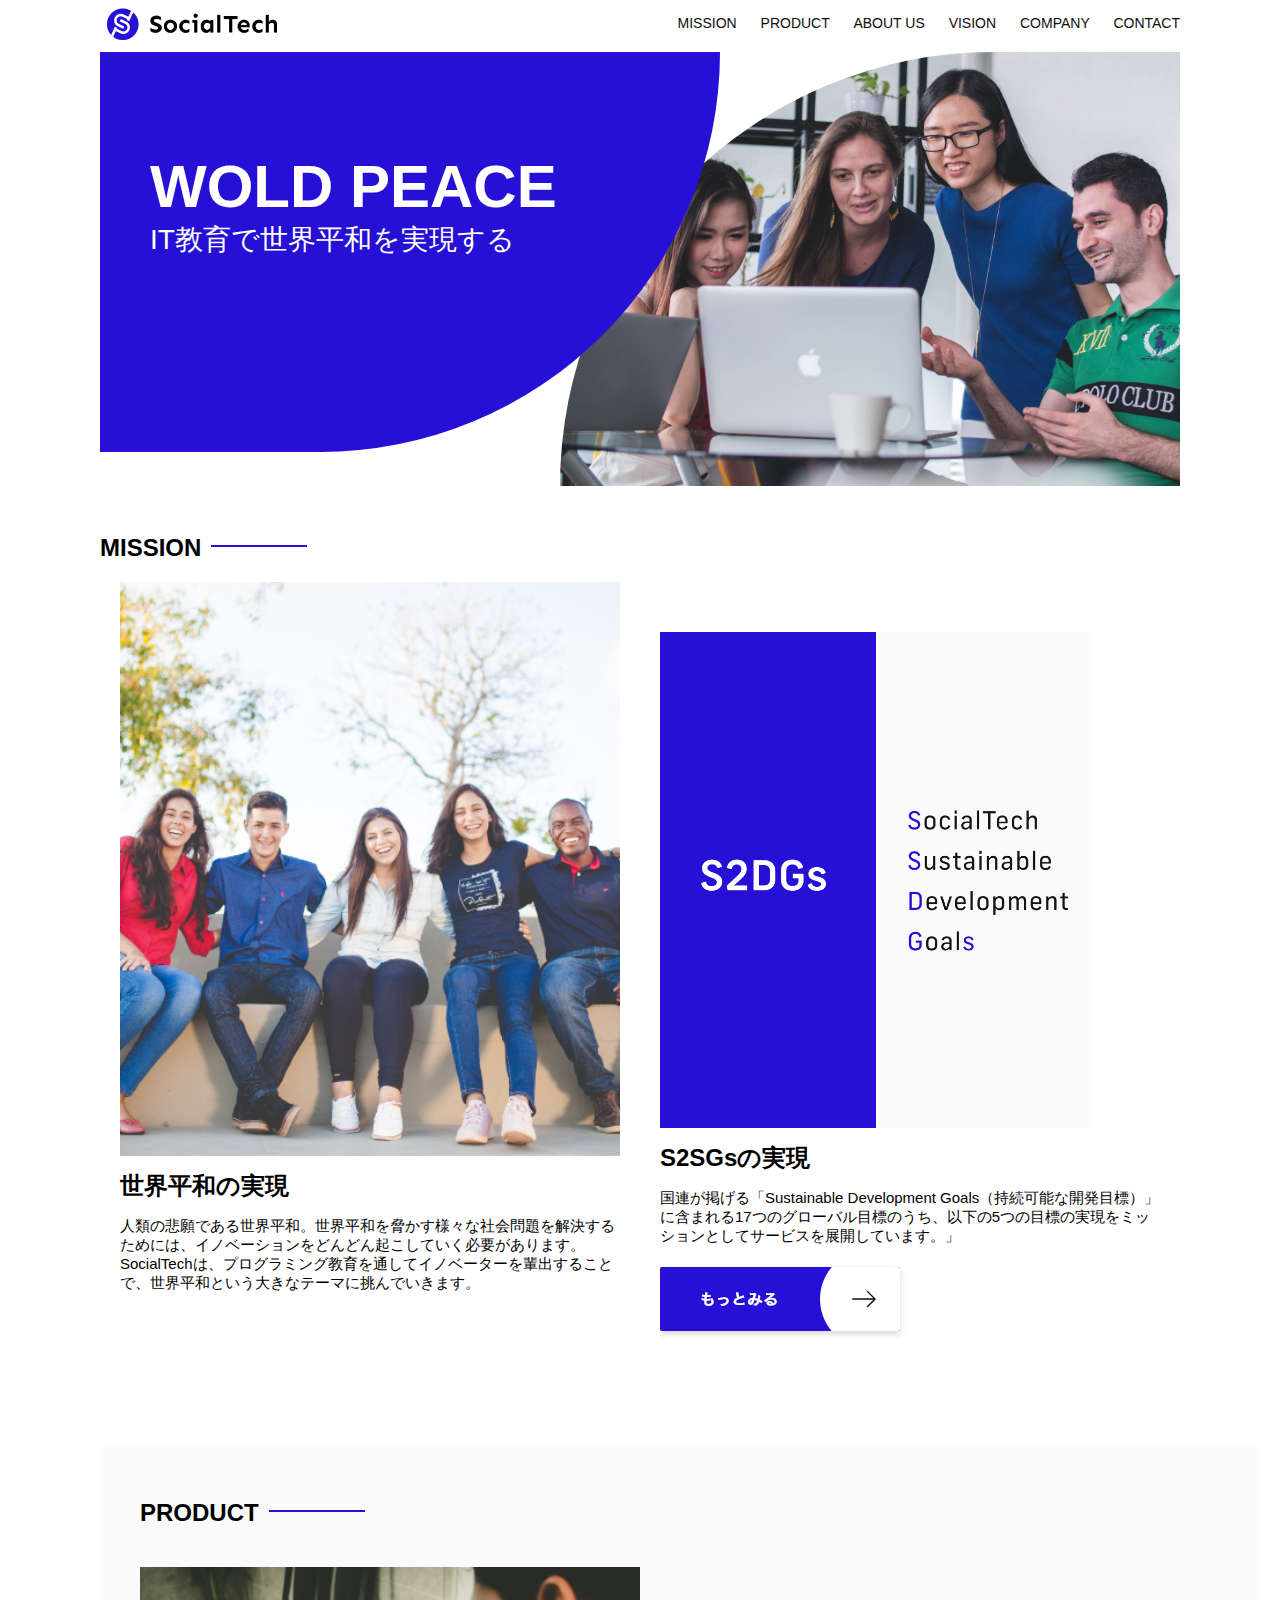
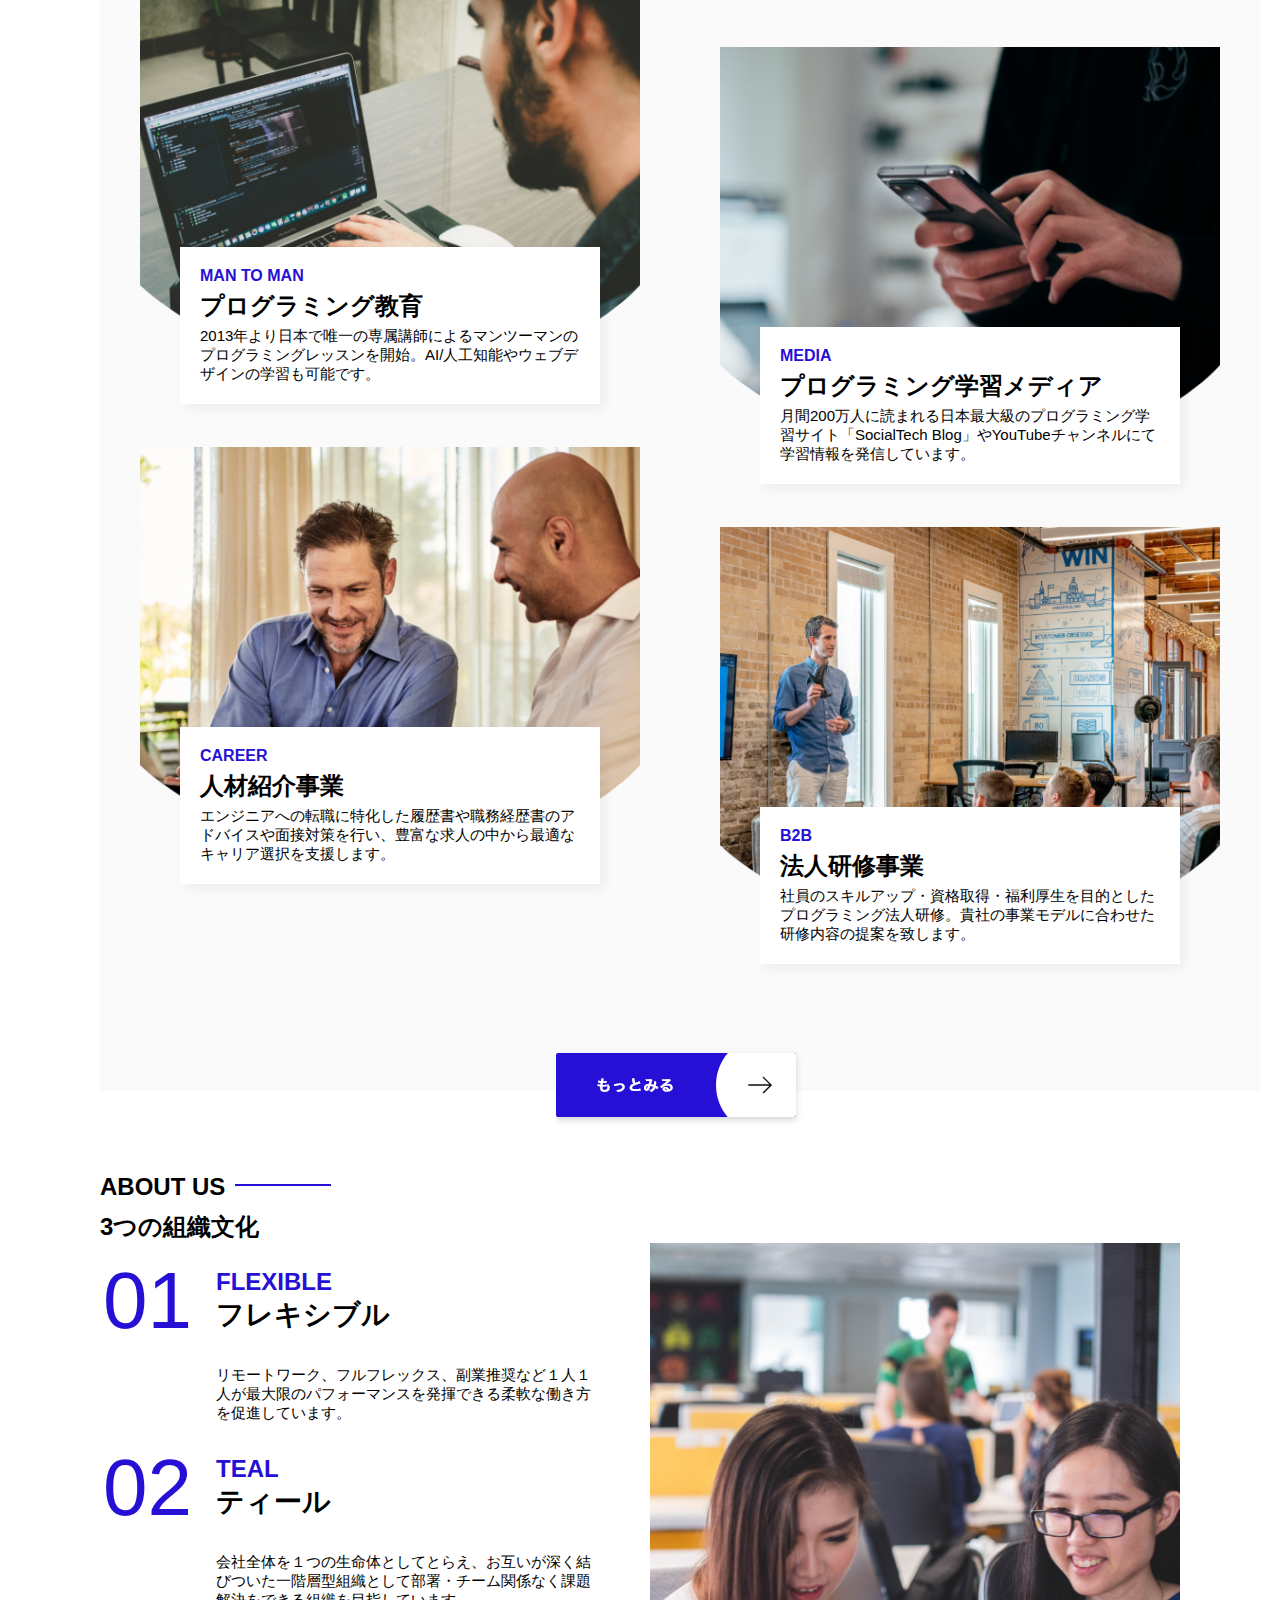
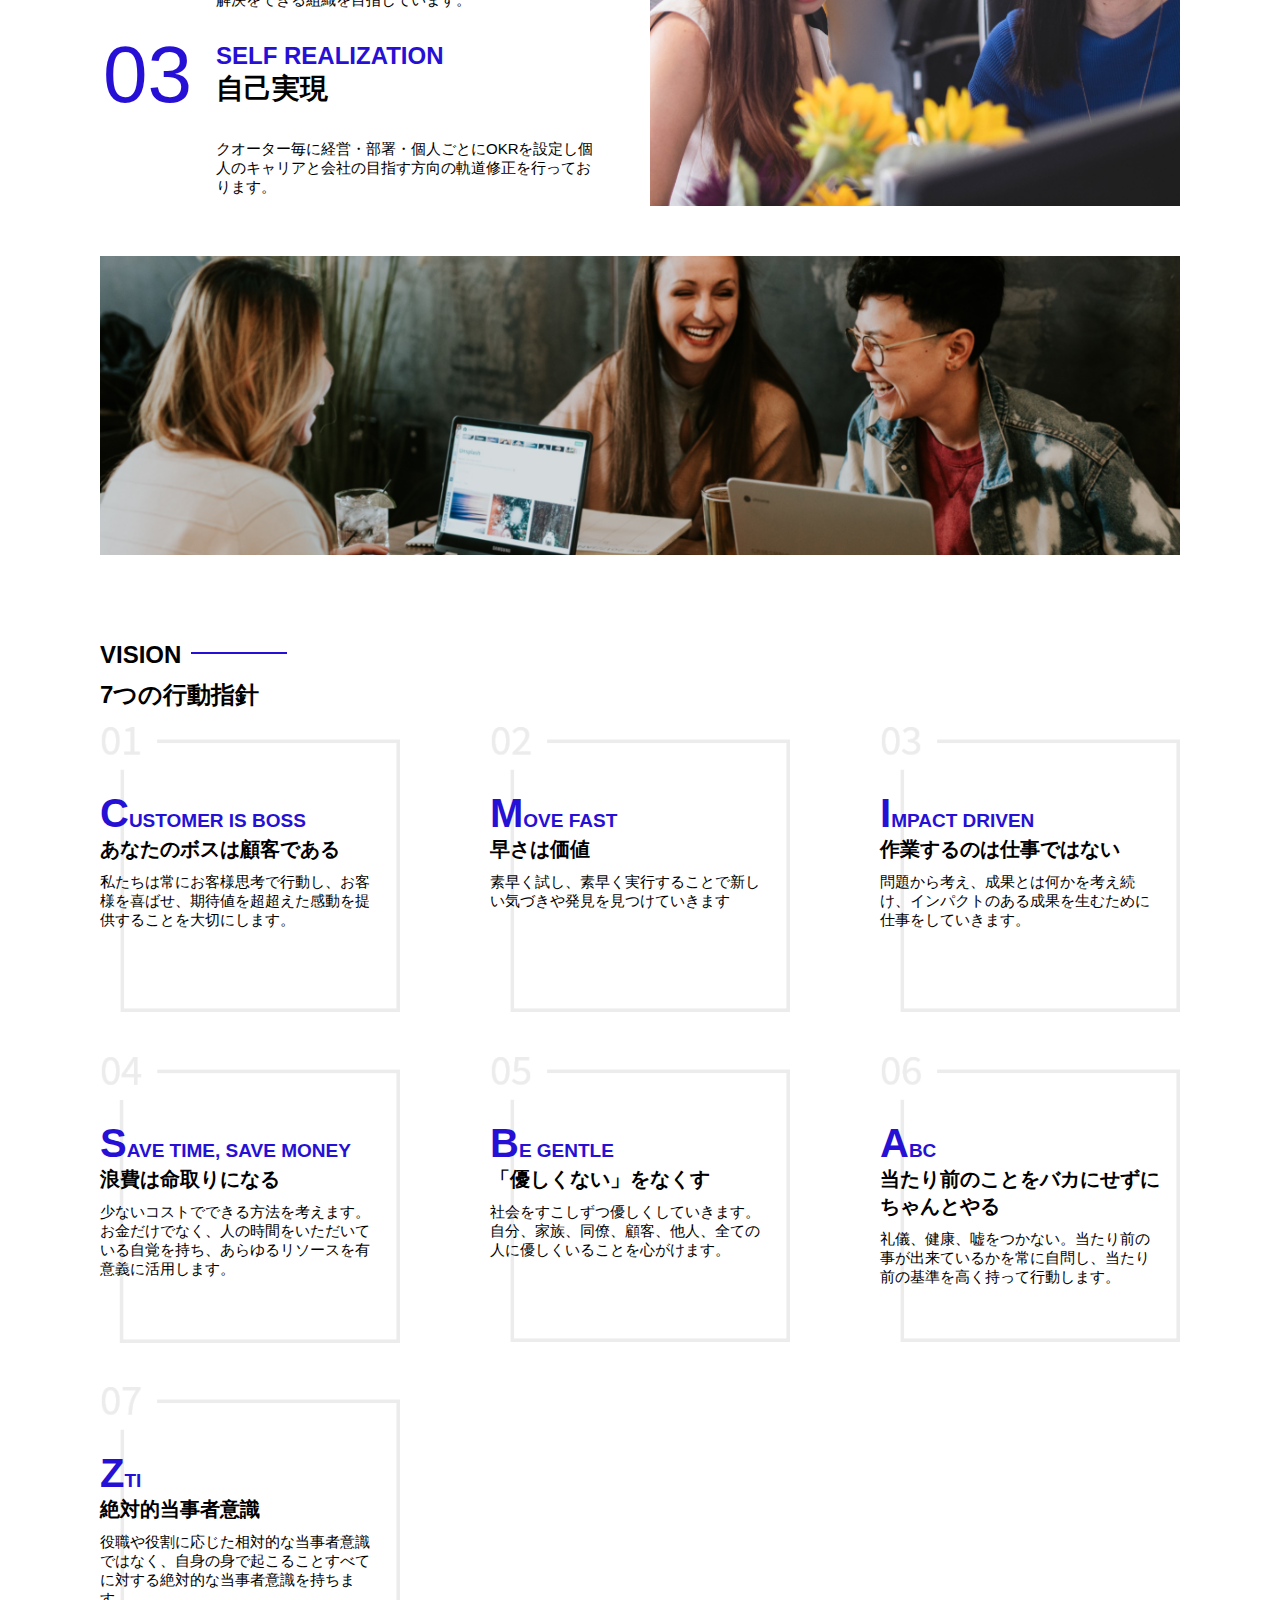
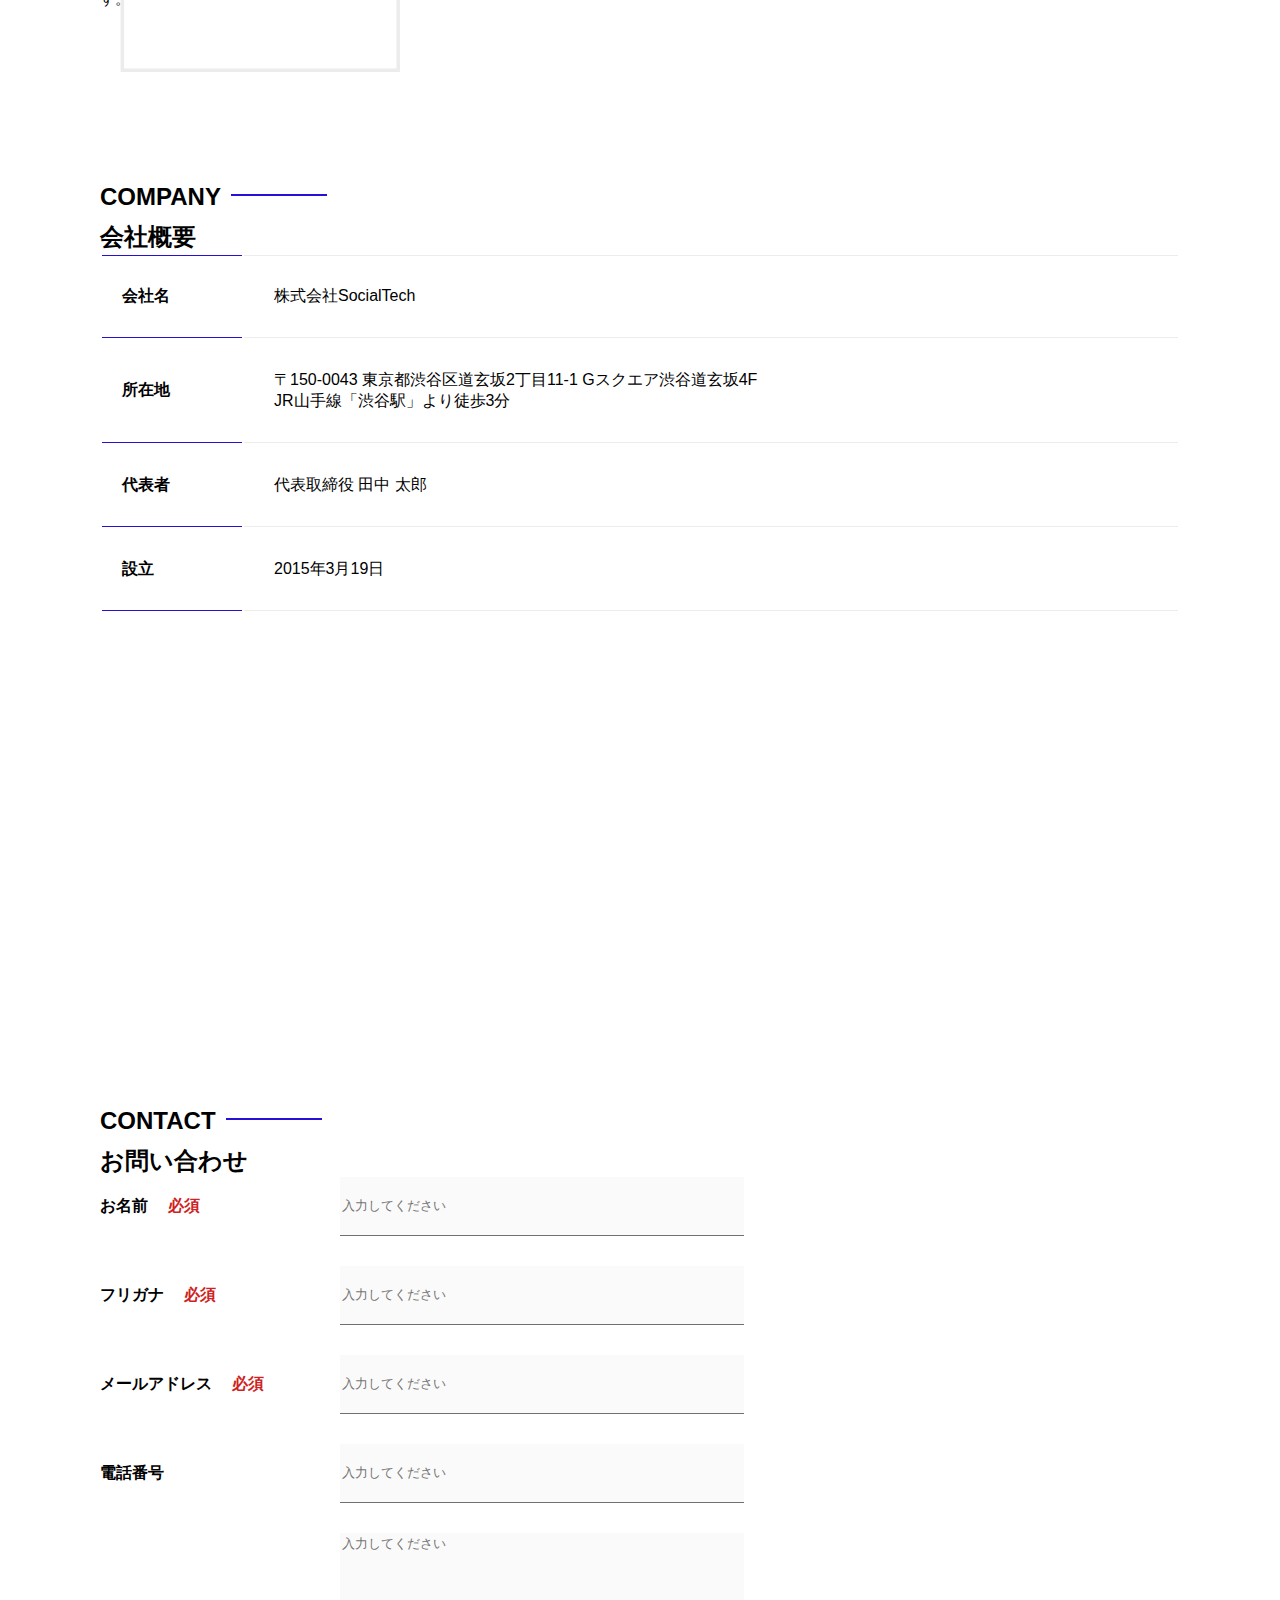
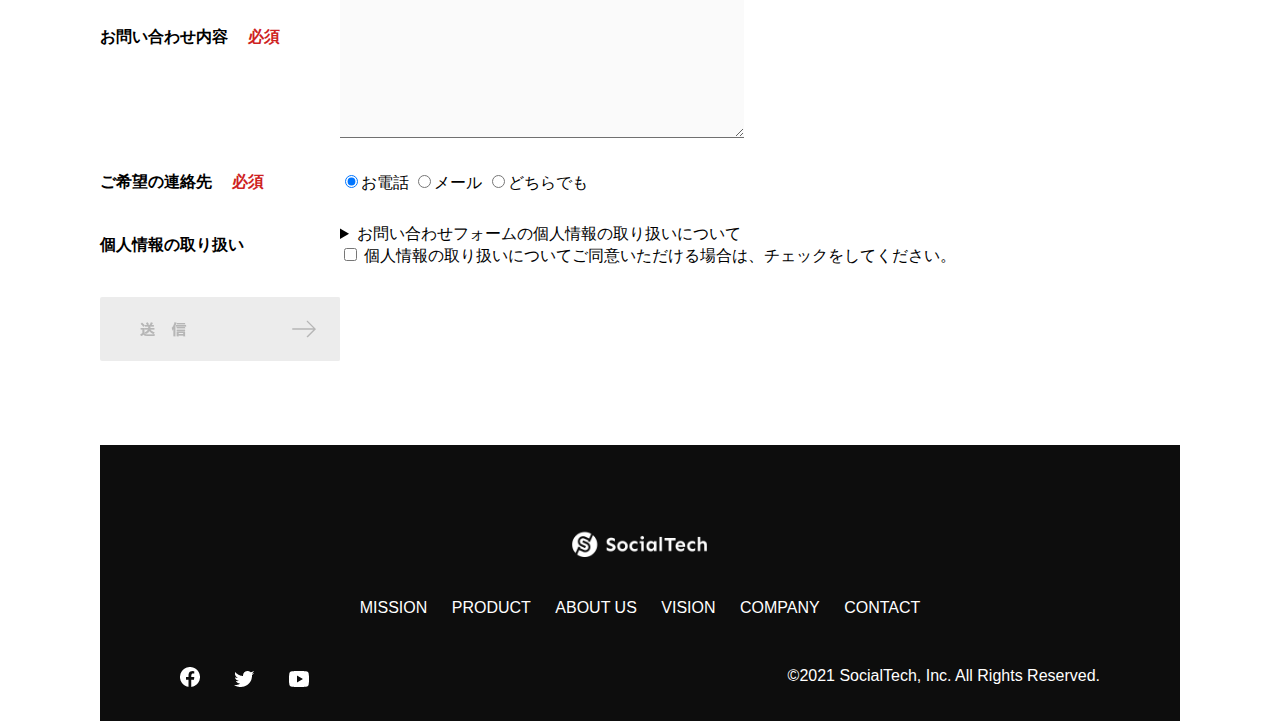
<file: index.html>
<!DOCTYPE html>
<html>
<head>
  <title>SocialTech</title>
  <meta charset="utf-8">
  <meta name="description" content="SocialTechはEdTech業界のリーディングカンパニーを目指します。">
  <meta name="viewport" content="width=device-width, initial-scale=1.0">
  <link rel="stylesheet" href="style.css">
  
</head>

<body>
  <!-- ヘッダー -->
  <header>
   <!-- ロゴ -->
   <a href="index.html" id="logo"><img src="images/logo.png" alt="トップページに戻る"></a>
      <!-- PC用ナビゲーション -->
      <nav id="nav-pc">
        <a href="mission.html">MISSION</a>
        <a href="product.html">PRODUCT</a>
        <a href="index.html#aboutus">ABOUT US</a>
        <a href="index.html#vision">VISION</a>
        <a href="index.html#company">COMPANY</a>
        <a href="index.html#contact">CONTACT</a>

      </nav>
      <!-- スマホ用メニューボタン -->
      <img id="menu-sp" src="images/button-menu.png" alt="ナビゲーションを開く" onclick="document.getElementById('nav-sp').style.display = 'block'">

        <!-- スマホ用ナビゲーション -->
        <nav id="nav-sp">
          <img id="close" src="images/button-close.png" alt="ナビゲーションを閉じる" onclick="document.getElementById('nav-sp').style.display = 'none'">
          <a id="logo-sp" href="index.html" onclick="document.getElementById('nav-sp').style.display = 'none'"><img
              src="images/logo-sp.png" alt="トップページに戻る"></a>
          <a class="menu" href="mission.html" onclick="document.getElementById('nav-sp').style.display = 'none'">MISSION</a>
          <a class="menu" href="product.html" onclick="document.getElementById('nav-sp').style.display = 'none'">PRODUCT</a>
          <a class="menu" href="index.html#aboutus" onclick="document.getElementById('nav-sp').style.display = 'none'">ABOUT
            US</a>
          <a class="menu" href="index.html#vision"
            onclick="document.getElementById('nav-sp').style.display = 'none'">VISION</a>
          <a class="menu" href="index.html#company"
            onclick="document.getElementById('nav-sp').style.display = 'none'">COMPANY</a>
          <a class="menu" href="index.html#contact"
            onclick="document.getElementById('nav-sp').style.display = 'none'">CONTACT</a>
          <div id="sns">
            <a href="https://www.facebook.com/sejuku2013"><img src="images/button-facebook.png" alt="Facebookのリンク"></a>
            <a href="https://twitter.com/samuraijuku"><img src="images/button-twitter.png" alt="Twitterのリンク"></a>
            <a href="https://www.youtube.com/channel/UCCFOQO5aDK0xXam4cUQXT8g"><img src="images/button-youtube.png" alt="YouTubeのリンク"></a>
          </div>
        </nav>
  </header>

    <main>
      <article>
        <!-- メインビジュアル -->
        <section id="main-visual">
          <div id="main-message">
            <h1>WOLD PEACE</h1>
            <p>IT教育で世界平和を実現する</p>
          </div>
          <img src="images/index/index-main.png" alt="PCの周りに集まる多国籍の仲間たち">

        </section>
          <!-- ミッション -->
          <section id="mission">
            <h2 class="index-h2">MISSION</h2>
            <div id="mission-flex">
                <div>
                  <img id="mission-photo" src="images/index/index-mission.png" alt="屋外のベンチで写真を撮影する多国籍の仲間たち">
                  <h3>世界平和の実現</h3>
                  <p>
                    人類の悲願である世界平和。世界平和を脅かす様々な社会問題を解決するためには、イノベーションをどんどん起こしていく必要があります。SocialTechは、プログラミング教育を通してイノベーターを輩出することで、世界平和という大きなテーマに挑んでいきます。
                  </p>
                </div>
                <div>
                  <img id="s2dgs" src="images/index/s2dgs.png" alt="S2DGs">
                  <h3>S2SGsの実現</h3>
                  <p>国連が掲げる「Sustainable Development Goals（持続可能な開発目標）」に含まれる17つのグローバル目標のうち、以下の5つの目標の実現をミッションとしてサービスを展開しています。」</p>
                  <a href="mission.html">
                    <img src="images/button-more.png" alt="もっとみる">
                  </a>
                </div>
            </div>
          </section>


          <!-- プロダクト -->
      <section id="product">
        <h2 class="index-h2">PRODUCT</h2>
        <div>
          <div id="product-left">
            <div>
              <img class="product-photo" src="images/index/index-mantoman.png" alt="PCでコードを書く男性">
              <div class="product-explain">
                <span>MAN TO MAN</span>
                <h3>プログラミング教育</h3>
                <p>2013年より日本で唯一の専属講師によるマンツーマンのプログラミングレッスンを開始。AI/人工知能やウェブデザインの学習も可能です。</p>
              </div>
            </div>
            <div>
              <img class="product-photo" src="images/index/index-career.png" alt="笑顔で話し合う2人の男性">
              <div class="product-explain">
                <span>CAREER</span>
                <h3>人材紹介事業</h3>
                <p>エンジニアへの転職に特化した履歴書や職務経歴書のアドバイスや面接対策を行い、豊富な求人の中から最適なキャリア選択を支援します。</p>
              </div>
            </div>
          </div>
          <div id="product-right">
             <div>
               <img class="product-photo" src="images/index/index-media.png" alt="スマートフォンを操作する人">
               <div class="product-explain">
                 <span>MEDIA</span>
                 <h3>プログラミング学習メディア</h3>
                 <p>月間200万人に読まれる日本最大級のプログラミング学習サイト「SocialTech Blog」やYouTubeチャンネルにて学習情報を発信しています。</p>
               </div>
             </div>
             <div>
               <img class="product-photo" src="images/index/index-b2b.png" alt="講演中の男性とそれを聴く人々">
               <div class="product-explain">
                 <span>B2B</span>
                 <h3>法人研修事業</h3>
                 <p>社員のスキルアップ・資格取得・福利厚生を目的としたプログラミング法人研修。貴社の事業モデルに合わせた研修内容の提案を致します。</p>
               </div>
             </div>
           </div>
         </div>
         <div>
           <a id="product-more" href="product.html">
             <img src="images/button-more.png" alt="もっとみる">
           </a>
         </div>
          </section>

          </section>

          <!-- ABOUT US -->
          <section id="aboutus">
            <h2 class="index-h2">ABOUT US</h2>
            <h3>3つの組織文化</h3>
            <div>
              <table class="culture-table">
                <tr>
                  <td>
                    <span class="culture-num">01</span>
                  </td>
                  <td>
                    <span class="culture-en">FLEXIBLE</span>
                    <span class="culture-jp">フレキシブル</span>
                  </td>
                </tr>
                <tr>
                  <td>
                    <!-- 空のセル -->
                  </td>
                  <td>
                    <p class="culture-description">
                      リモートワーク、フルフレックス、副業推奨など１人１人が最大限のパフォーマンスを発揮できる柔軟な働き方を促進しています。
                    </p>
                  </td>
                </tr>
                <tr>
                  <td>
                    <span class="culture-num">02</span>
                  </td>
                  <td>
                    <span class="culture-en">TEAL</span>
                    <span class="culture-jp">ティール</span>
                  </td>
                </tr>
                <tr>
                  <td>
                    <!-- 空のセル -->
                  </td>
                  <td>
                    <p class="culture-description">
                      会社全体を１つの生命体としてとらえ、お互いが深く結びついた一階層型組織として部署・チーム関係なく課題解決をできる組織を目指しています。
                    </p>
                  </td>
                </tr>
                <tr>
                  <td>
                    <span class="culture-num">03</span>
                  </td>
                  <td>
                    <span class="culture-en">SELF REALIZATION</span>
                    <span class="culture-jp">自己実現</span>
                  </td>
                </tr>
                <tr>
                  <td>
                    <!-- 空のセル -->
                  </td>
                  <td>
                    <p class="culture-description">
                      クオーター毎に経営・部署・個人ごとにOKRを設定し個人のキャリアと会社の目指す方向の軌道修正を行っております。
                    </p>
                  </td>
                </tr>
              </table>
                <img class="culture-img" src="images/index/index-aboutus1.png" alt="笑顔で話し合う2人の女性">

            </div>
              <img class="culture-img2" src="images/index/index-aboutus2.png" alt="笑顔で話し合う3人の男女">
          </section>
          <!-- VISION -->
          <section id="vision">
            <h2 class="index-2">VISION</h2>
            <h3>7つの行動指針</h3>
            <div>
              <div class="vision-box">
                <img src="images/index/vision-01.png" alt="01">
                <span>
                  <h4>CUSTOMER IS BOSS</h4>
                  <h5>あなたのボスは顧客である</h5>
                  <p>私たちは常にお客様思考で行動し、お客様を喜ばせ、期待値を超超えた感動を提供することを大切にします。</p>
                </span>
              </div>
              <div class="vision-box">
                <img src="images/index/vision-02.png" alt="02">
                <span>
                  <h4>MOVE FAST</h4>
                  <h5>早さは価値</h5>
                  <p>素早く試し、素早く実行することで新しい気づきや発見を見つけていきます</p>
                </span>
              </div>
              <div class="vision-box">
                <img src="images/index/vision-03.png" alt="03">
                <span>
                  <h4>IMPACT DRIVEN</h4>
                  <h5>作業するのは仕事ではない</h5>
                  <p>問題から考え、成果とは何かを考え続け、インパクトのある成果を生むために仕事をしていきます。</p>
                </span>
              </div>
              <div class="vision-box">
                <img src="images/index/vision-04.png" alt="04">
                <span>
                  <h4>SAVE TIME, SAVE MONEY</h4>
                  <h5>浪費は命取りになる</h5>
                  <p>少ないコストでできる方法を考えます。お金だけでなく、人の時間をいただいている自覚を持ち、あらゆるリソースを有意義に活用します。</p>
                </span>
              </div>
              <div class="vision-box">
                <img src="images/index/vision-05.png" alt="05">
                <span>
                  <h4>BE GENTLE</h4>
                  <h5>「優しくない」をなくす</h5>
                  <p>社会をすこしずつ優しくしていきます。自分、家族、同僚、顧客、他人、全ての人に優しくいることを心がけます。</p>
                </span>
              </div>
              <div class="vision-box">
                <img src="images/index/vision-06.png" alt="06">
                <span>
                  <h4>ABC</h4>
                  <h5>当たり前のことをバカにせずにちゃんとやる</h5>
                  <p>礼儀、健康、嘘をつかない。当たり前の事が出来ているかを常に自問し、当たり前の基準を高く持って行動します。</p>
                </span>
              </div>
              <div class="vision-box">
                <img src="images/index/vision-07.png" alt="07">
                <span>
                  <h4>ZTI</h4>
                  <h5>絶対的当事者意識</h5>
                  <p>役職や役割に応じた相対的な当事者意識ではなく、自身の身で起こることすべてに対する絶対的な当事者意識を持ちます。</p>
                </span>
              </div>
            </div>
          </section>
          <!-- COMPANY -->
          <section id="company">
            <h2 class="index-h2">COMPANY</h2>
            <h3>会社概要</h3>
              <table id="company-table">
                <tr>
                  <th class="tableheader-first">会社名</th>
                  <td class="cell-first">株式会社SocialTech</td>
                </tr>
                <tr>
                  <th class="tableheader">所在地</th>
                  <td class="cell">〒150-0043 東京都渋谷区道玄坂2丁目11-1 Gスクエア渋谷道玄坂4F<br>JR山手線「渋谷駅」より徒歩3分</td>
                </tr>
                <tr>
                  <th class="tableheader">代表者</th>
                  <td class="cell">代表取締役 田中 太郎</td>
                </tr>
                <tr>
                  <th class="tableheader">設立</th>
                  <td class="cell">2015年3月19日</td>
                </tr>

              </table>
              <iframe src="https://www.google.com/maps/embed?pb=!1m18!1m12!1m3!1d3241.775954485325!2d139.6940020159539!3d35.657891238857616!2m3!1f0!2f0!3f0!3m2!1i1024!2i768!4f13.1!3m3!1m2!1s0x60188b55ffeee63f%3A0x73330361de4fb84f!2z44CSMTUwLTAwNDMg5p2x5Lqs6YO95riL6LC35Yy66YGT546E5Z2C77yS5LiB55uu77yR77yR4oiSMSBHIDRm!5e0!3m2!1sja!2sjp!4v1663494899909!5m2!1sja!2sjp" width="600" height="450" style="border:0;" allowfullscreen="" loading="lazy" referrerpolicy="no-referrer-when-downgrade"></iframe>
          </section>
            <!-- お問い合わせフォーム -->
      <section id="contact">
        <h2 class="index-h2">CONTACT</h2>
        <h3>お問い合わせ</h3>
        <form action="https://api.staticforms.xyz/submit" method="post">
          
          
          <input type="text" name="honeypot" style="display:none">
          <input type="hidden" name="accessKey" value="42a2827c-4fe9-4d94-808e-ed746fb10fdc">
          <input type="hidden" name="subject" value="Contact us from - example.com" />
          <input type="hidden" name="replyTo" value="beezuu915@gmail.com">
          <input type="hidden" name="redirectTo" value="https://example.com/contact/success">
          
          <div>
            <div class="contact-heading">
              <label class="contact-label">お名前<span class="contact-span">必須</span></label>
            </div>
            <div class="contact-form">
              <input type="text" name="name" placeholder="入力してください" class="contact-textbox">
            </div>
          </div>
          <div>
            <div class="contact-heading">
              <label class="contact-label">フリガナ<span class="contact-span">必須</span></label>
            </div>
            <div>
              <input type="text" name="hurigana" placeholder="入力してください" class="contact-textbox">
            </div>
          </div>
          <div>
            <div class="contact-heading">
              <label class="contact-label">メールアドレス<span class="contact-span">必須</span></label>
            </div>
            <div>
              <input type="text" name="email" placeholder="入力してください" class="contact-textbox">
            </div>
          </div>
          <div>
            <div class="contact-heading">
              <label class="contact-label">電話番号</label>
            </div>
            <div>
              <input type="text" name="tel" placeholder="入力してください" class="contact-textbox">
            </div>
          </div>
          <div>
            <div class="contact-heading">
              <label class="contact-label">お問い合わせ内容<span class="contact-span">必須</span></label>
            </div>
            <div>
              <textarea class="contact-textarea " placeholder="入力してください" name="message"></textarea>
            </div>
          </div>
          <div>
            <div class="contact-heading">
              <label class="contact-label">ご希望の連絡先<span class="contact-span">必須</span></label>
            </div>
            <div>
              <input class="radiobutton" type="radio" value="tel" name="contact" checked><label>お電話</label>
              <input class="radiobutton" type="radio" value="mail" name="contact"><label>メール</label>
              <input class="radiobutton" type="radio" value="both" name="contact"><label>どちらでも</label>
            </div>
          </div>
          <div>
            <div class="contact-heading">
              <label class="contact-label">個人情報の取り扱い</label>
            </div>
            <div>
              <details>
                <summary>お問い合わせフォームの個人情報の取り扱いについて</summary>
                <div>
                  <span>１．組織の名称又は氏名</span><br>
                  株式会社SocialTech<br><br>
                  <span>２．個人情報保護管理者（若しくはその代理人）の氏名又は職名、所属及び連絡先
                    鈴木 一郎 コーポレート部</span><br>
                  メールアドレス：support@socialtech.net<br>
                  TEL：03-xxxx-xxxx<br>
                  <span>３．個人情報の利用目的</span><br>
                  ・本サービス及び本サービスに関連する情報の提供又はそれらに関する連絡のため<br>
                  ・ユーザーの本人確認のため<br>
                  ・当社サービスのご案内のため<br>
                  ・当社の商品等の広告または宣伝（電子メールによるものを含むものとします。）<br><br>
                  <span>４．個人情報の取り扱い業務の委託</span><br>
                  個人情報の取扱業務の全部または一部を外部に業務委託する場合があります。<br>
                  その際、弊社は、個人情報を適切に保護できる管理体制を敷き実行していることを条件として<br>
                  委託先を厳選したうえで、機密保持契約を委託先と締結し、お客様の個人情報を厳密に管理させます。<br><br>
                  <span>５．個人情報の開示等の請求</span><br>
                  お客様は、弊社に対してご自身の個人情報の開示等（利用目的の通知、開示、内容の訂正・追加・削除、利用の停止または消去、第三者への提供の停止）に関して、当社問合わせ窓口に申し出ることができます。<br>
                  その際、弊社はお客様ご本人を確認させていただいたうえで、合理的な期間内に対応いたします。<br><br>
                  なお、個人情報に関する弊社問合わせ先は、次の通りです。<br><br>
                  株式会社SocialTech　個人情報問合せ窓口<br>
                  〒150-0043　東京都渋谷区道玄坂2丁目11-1 Ｇスクエア渋谷道玄坂 4F<br>
                  メールアドレス：support@socialtech.net　TEL：03-xxxx-xxxx<br><br>
                  <span>６．個人情報を提供されることの任意性について</span><br><br>
                  お客様がご自身の個人情報を弊社に提供されるか否かは、お客様のご判断によりますが、もしご提供されない場合には、適切なサービスが提供できない場合がありますので予めご了承ください。
                </div>
              </details>
              <input type="checkbox" name="agree">
              <span>個人情報の取り扱いについてご同意いただける場合は、チェックをしてください。</span>
            </div>
          </div>
           <input type="image" value="Submit" src="images/button-submit.png" alt="送信する">
        </form>
        
          </section>

      </article>
      <footer>
        <div id="footer-logo">
          <img src="images/logo-sp.png" alt="SocialTech">
        </div>
        <div id="footer-link">
          <a href="mission.html">MISSION</a>
          <a href="product.html">PRODUCT</a>
          <a href="index.html#aboutus">ABOUT US</a>
          <a href="index.html#vision">VISION</a>
          <a href="index.html#company">COMPANY</a>
          <a href="index.html#contact">CONTACT</a>
        </div>
          <div id="sns-footer">
            <a href="https://www.facebook.com/sejuku2013"><img src="images/button-facebook.png" alt="Facebookのリンク"></a>
            <a href="https://twitter.com/samuraujuku"><img src="images/button-twitter.png" alt="Twitterのリンク"></a>
            <a href="https://www.youtube.com/channel/UCCFOQO5aDK0xXam4cUQXT8g"><img src="images/button-youtube.png" alt="YouTubeのリンク"></a>
              <span id="copyright">&copy;2021 SocialTech, Inc. All Rights Reserved. </span>
          </div>
      </footer>

    </main>
</body>

</html>
</file>
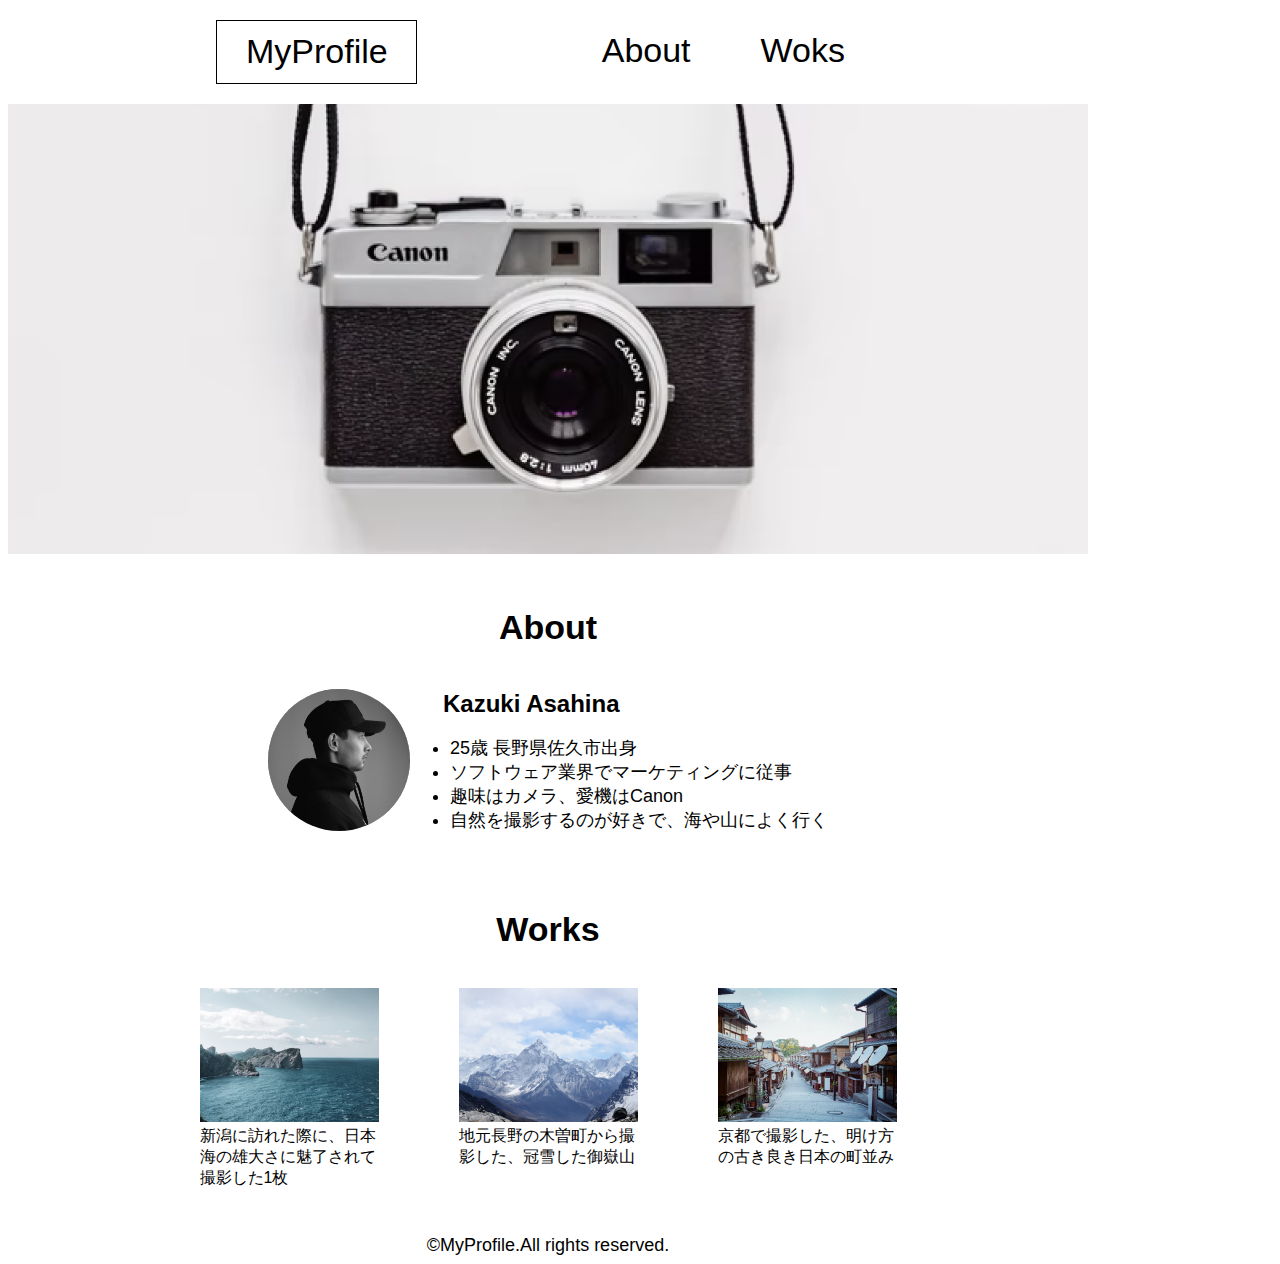
<file: mosha/index.html>
<!DOCTYPE html>
<html>
  <head>
    <title>cameraブログ</title>
    <meta charset="UTF-8">
    <meta name="discription" content="カメラで撮影した写真をご覧ください">
    <meta name="viewport" content="width=device-width. initial-scale=1.0">
    <link rel="stylesheet" href="style.css">
    
  </head>

  <body>
    <main>
      <header id="header-top">
        <nav id="navi">
          <div id="title1">
            MyProfile
          </div>
          <section id="menu-top">
            <a href="#about"><div class="menu1">About</div></a>
            <a href="#works"><div class="menu2">Woks</div></a>
          </section>
        </nav>
      </header>
      
        <img class="analogcamera" src="img/main.png" alt="カメラの写真">
      
      
        <areticle id="art">
        <h1 id="about" class="smalltitle1">About</h1>
        <section id="profile">
          

          <section id="profile2">
          <img id="men" src="img/about.png" alt="写真家の写真">
          
          <div id="profile3">
          <p class="name" >Kazuki Asahina</p>
          <ul>
            <li>25歳 長野県佐久市出身</li>
            <li>ソフトウェア業界でマーケティングに従事</li>
            <li>趣味はカメラ、愛機はCanon</li>
            <li>自然を撮影するのが好きで、海や山によく行く</li>
          </ul>
          </div>

          </section>

        </section>

        <h1 id="works" class="smalltitle1">Works</h1>
        <section id="works">
          
          <figure>
          <img id="photograph" src="img/works1.png" alt="海の写真">
          <figcaption class="fig">新潟に訪れた際に、日本海の雄大さに魅了されて撮影した1枚</figcaption>
          </figure>
          <figure>
            <img id="photograph" src="img/works2.png" alt="山の写真">
            <figcaption class="fig">地元長野の木曽町から撮影した、冠雪した御嶽山</figcaption>
          </figure>
          <figure>
          <img id="photograph" src="img/works3.png" alt="街の写真">
          <figcaption class="fig">京都で撮影した、明け方の古き良き日本の町並み</figcaption>
          </figure>
        </section>

      </areticle>

      <footer>
        &copy;MyProfile.All rights reserved.
      </footer>

    </main>
    

  </body>
</html>
</file>
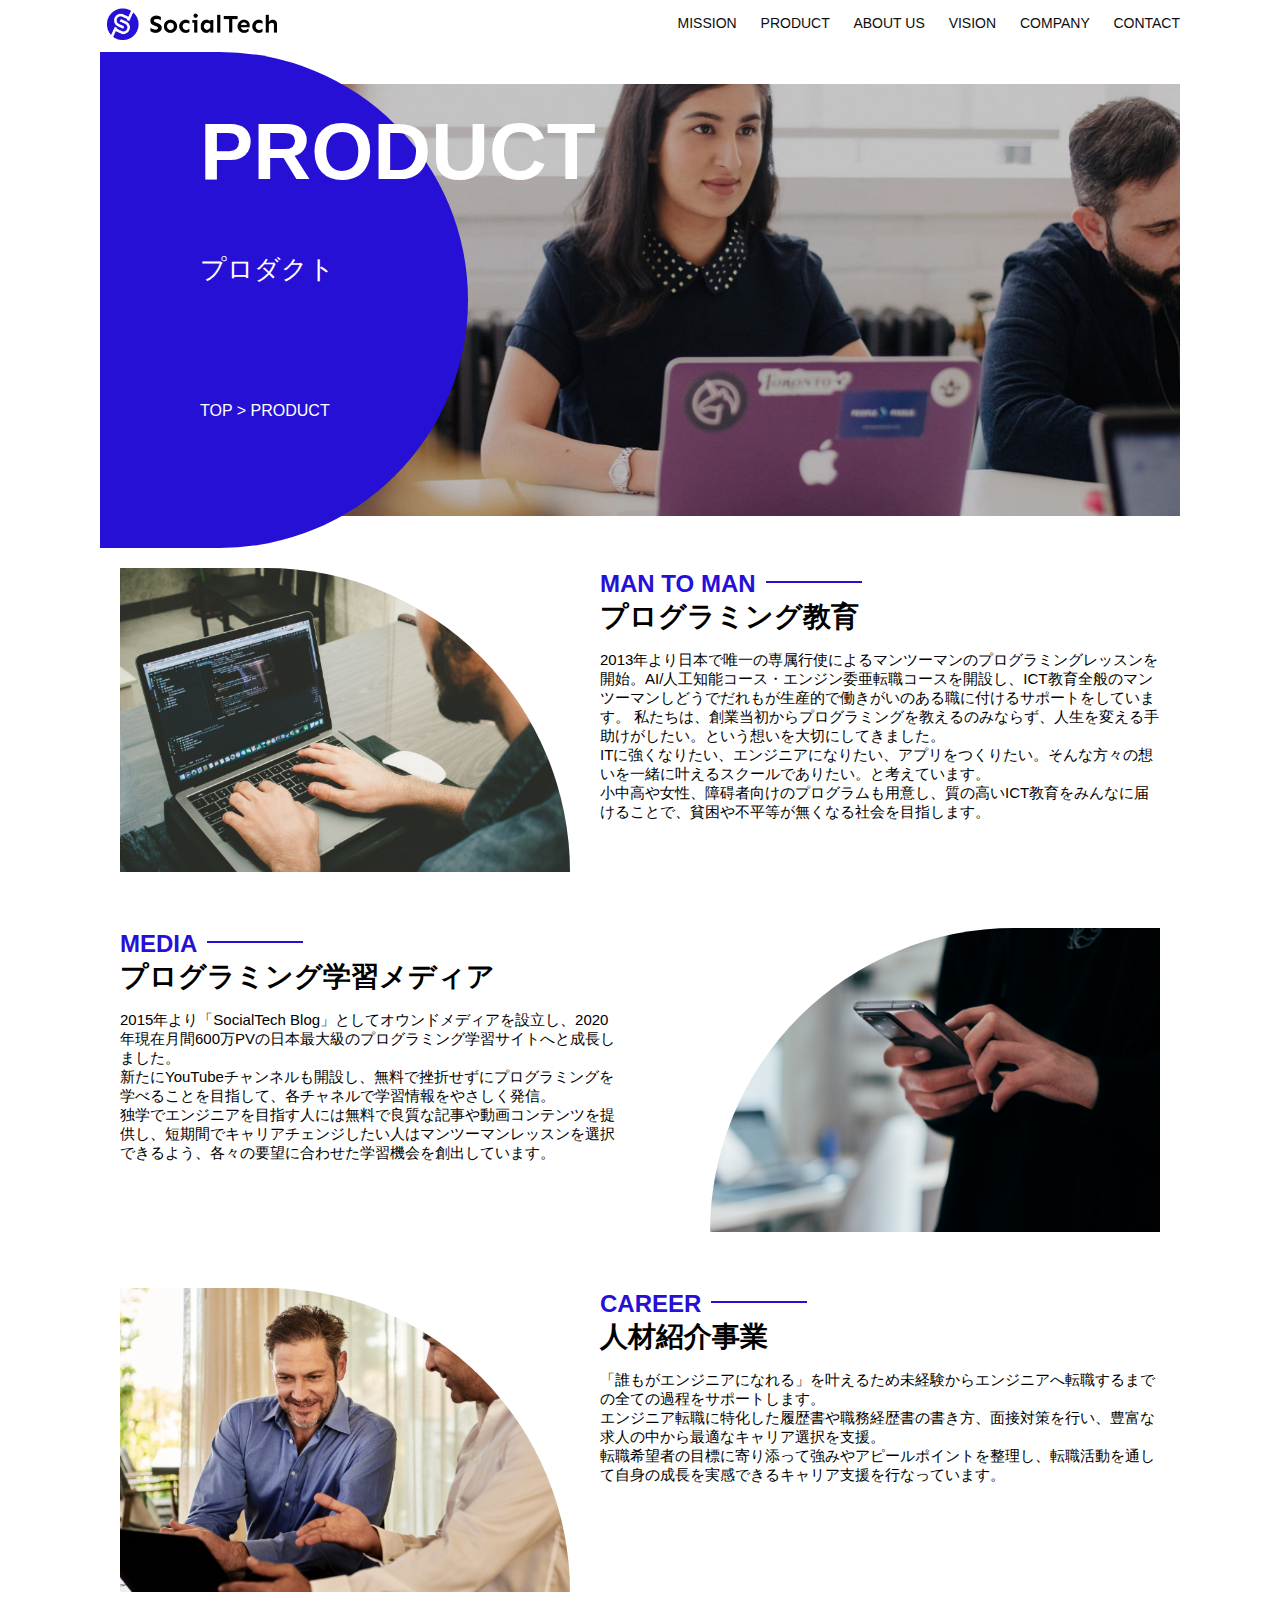
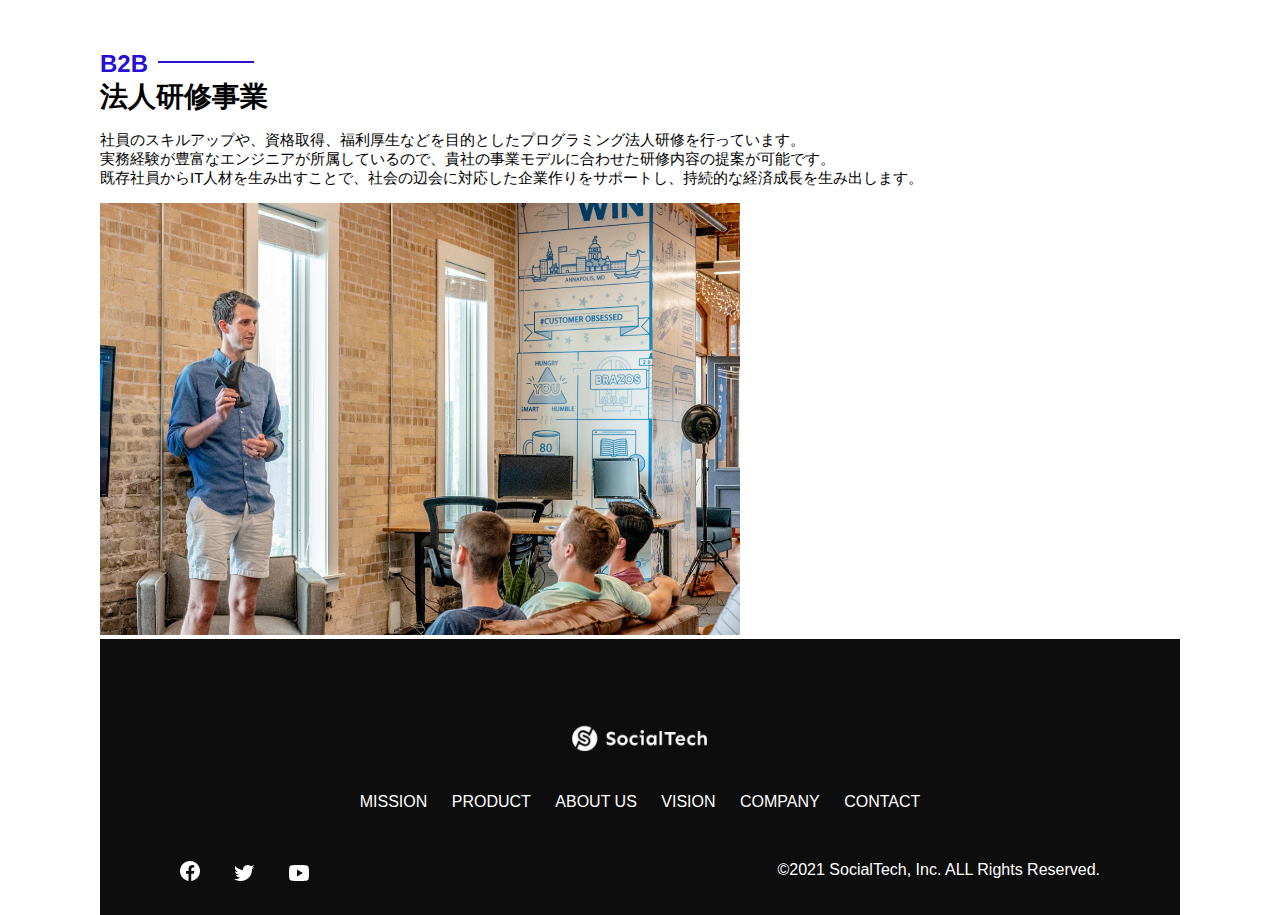
<file: product.html>
<!DOCTYPE html>
<html>
<head>
    <title>SocialTech -PRODUCT プロダクト-</title>
    <meta charset="utf-8">
    <meta name="description" content="SocialTechの4つのプロダクトを紹介します">
    <meta nameK="viewport" content="width=device-width, initial-scale=1.0">
    <link rel="stylesheet" href="style.css">
    
  </style>
</head>

<body>
    <!-- ヘッダー -->
    <header>
        <!-- ロゴ -->
        <a href="index.html" id="logo"><img src="images/logo.png" alt="トップページに戻る"></a>

        <!-- PC用ナビゲーション -->
        <nav id="nav-pc">
            <a href="mission.html">MISSION</a>
            <a href="product.html">PRODUCT</a>
            <a href="index.html#aboutus">ABOUT US</a>
            <a href="index.html#vision">VISION</a>
            <a href="index.html#company">COMPANY</a>
            <a href="index.html#contact">CONTACT</a>
        </nav>

        <!-- スマホ用メニューボタン -->
        <img id="menu-sp" srs="images/button-menu.png" alt="ナビゲーションを開く" onclick="document.getElementById('nav-sp').style.display = 'block'">

        <!-- スマホ用ナビゲーション -->
        <nav id="nav-sp">
            <img id="close" src="images/button-close.png" alt="ナビゲーションを閉じる" onclick="document.getElementById('nav-sp').style.display = 'none'">
            <a id="logo-sp" href="index.html" onclick="document.getElementById('nav-sp').style.display = 'none'"><img
                src="images/logo-sp.png" alt="トップページに戻る"></a>
            <a class="menu" href="mission.html" onclick="document.getElementById('nav-sp').style.display = 'none'">MISSION</a>
            <a class="menu" href="product.html" onclick="document.getElementById('nav-sp').style.display = 'none'">PRODUCT</a>
            <a class="menu" href="index.html#aboutus" onclick="document.getElementById('nav-sp').style.display = 'none'">ABOUT
              US</a>
            <a class="menu" href="index.html#vision" onclick="document.getElementById('nav-sp').style.display = 'none'">VISION</a>
            <a class="menu" href="index.html#company"
              onclick="document.getElementById('nav-sp').style.display = 'none'">COMPANY</a>
            <a class="menu" href="index.html#contact"
              onclick="document.getElementById('nav-sp').style.display = 'none'">CONTACT</a>
            <div id="sns">
              <a href="https://www.facebook.com/sejuku2013"><img src="images/button-facebook.png" alt="Facebookのリンク"></a>
              <a href="https://twitter.com/samuraijuku"><img src="images/button-twitter.png" alt="Twitterのリンク"></a>
              <a href="https://www.youtube.com/channel/UCCFOQO5aDK0xXam4cUQXT8g"><img src="images/button-youtube.png" alt="YouTubeのリンク"></a>
            </div>
          </nav>
        </header>
        <main>
          <article>
             <section id="product-main">
               <div id="product-title">
                 <h1>PRODUCT</h1>
                 <span>プロダクト</span>
                 <div>TOP > PRODUCT</div>
               </div>
             </section>
             <section class="product-section1">
              <img src="images/product/product-mantoman.png" alt="PCでコードを書く">
              <div>
                <h2 class="product-h2">MAN TO MAN</h2>
                <h3 class="product-h3">プログラミング教育</h3>
                <p>
                  2013年より日本で唯一の専属行使によるマンツーマンのプログラミングレッスンを開始。AI/人工知能コース・エンジン委亜転職コースを開設し、ICT教育全般のマンツーマンしどうでだれもが生産的で働きがいのある職に付けるサポートをしています。
                  私たちは、創業当初からプログラミングを教えるのみならず、人生を変える手助けがしたい。という想いを大切にしてきました。<br>ITに強くなりたい、エンジニアになりたい、アプリをつくりたい。そんな方々の想いを一緒に叶えるスクールでありたい。と考えています。<br>小中高や女性、障碍者向けのプログラムも用意し、質の高いICT教育をみんなに届けることで、貧困や不平等が無くなる社会を目指します。
                </p>
              </div>
             </section>
             <section class="product-section2">
              <div>
                <h2 class="product-h2">MEDIA</h2>
                <h3 class="product-h3">プログラミング学習メディア</h3>
                <p>2015年より「SocialTech
                  Blog」としてオウンドメディアを設立し、2020年現在月間600万PVの日本最大級のプログラミング学習サイトへと成長しました。<br>新たにYouTubeチャンネルも開設し、無料で挫折せずにプログラミングを学べることを目指して、各チャネルで学習情報をやさしく発信。<br>独学でエンジニアを目指す人には無料で良質な記事や動画コンテンツを提供し、短期間でキャリアチェンジしたい人はマンツーマンレッスンを選択できるよう、各々の要望に合わせた学習機会を創出しています。
                </p>
              </div>
              <img src="images/product/product-media.png" alt="スマートフォンを操作する人">
              </section>
              <section class="product-section1">
                <img src="images/product/product-career.png" alt="笑顔で話し合う2人の男性">
                <div>
                  <h2 class="product-h2">CAREER</h2>
                  <h3 class="product-h3">人材紹介事業</h3>
                  <p>
                    「誰もがエンジニアになれる」を叶えるため未経験からエンジニアへ転職するまでの全ての過程をサポートします。<br>エンジニア転職に特化した履歴書や職務経歴書の書き方、面接対策を行い、豊富な求人の中から最適なキャリア選択を支援。<br>転職希望者の目標に寄り添って強みやアピールポイントを整理し、転職活動を通して自身の成長を実感できるキャリア支援を行なっています。<br>
                  </p>
                </div>
              </section>
              <section calss="product-section2">
                <div>
                  <h2 class="product-h2">B2B</h2>
                  <h3 class="product-h3">法人研修事業</h3>
                  <p>
                    社員のスキルアップや、資格取得、福利厚生などを目的としたプログラミング法人研修を行っています。<br>実務経験が豊富なエンジニアが所属しているので、貴社の事業モデルに合わせた研修内容の提案が可能です。<br>既存社員からIT人材を生み出すことで、社会の辺会に対応した企業作りをサポートし、持続的な経済成長を生み出します。
                  </p>
                </div>
                <img src="images/product/product-b2b.png" alt="講演中の男性とそれを聴く人々">
              </section>
          </article>
        <footer>
            <div id="footer-logo">
                <img src="images/logo-sp.png" alt="SocialTech">
            </div>
        <div id="footer-link">

            <a href="mission.html">MISSION</a>
            <a href="product.html">PRODUCT</a>
            <a href="index.html#aboutus">ABOUT US</a>
            <a href="index.html#vision">VISION</a>
            <a href="index.html#company">COMPANY</a>
            <a href="index.html3contact">CONTACT</a>
        </div>
        <div id="sns-footer">
            <a href="https://www.facebook.com/sejuku2013"><img src="images/button-facebook.png" alt="Facebookのリンク"></a>
            <a href="https://twitter.com/samuraijuku"><img src="images/button-twitter.png" alt="Twitterのリンク"></a>
            <a href="https://www.youtube.com/channel/UCCFOQO5aDK0xXam4cUQXT8g"><img src="images/button-youtube.png" alt="YouTubeのリンク"></a>
            <span id="copyright">&copy;2021 SocialTech, Inc. ALL Rights Reserved. </span>
        </div>
        </footer>
    </main>


</body>

</html>
</file>
<file: style.css>
/* PC,スマホ共通スタイル */
body{
  font-family: "Source Sans Pro", "Hiragino Kaku Gothic ProN", Meiryo, Arial, sans-serif;
}

p{
  font-size:15px;
}

/* PC用のスタイル */
@media screen and (min-width: 768px) {


/* 横幅設定 */
body{
  max-width:1080px;
  min-width:960px;
  margin: 0 auto 0 auto;
}

/* ヘッダー */
header{
  display:flex;
  justify-content:space-between;
}

/* ナビゲーションのレイアウト */
#nav-pc {
  text-align: right;
  font-size: 14px;
  padding-top: 15px;
}

/* ナビゲーションのリンクの装飾設定 */
#nav-pc > a {
  text-decoration: none;
  margin-left: 20px;
}
#nav-pc > a:link {
  color: #0d0d0d;
}
#nav-pc > a:visited {
  color: #0d0d0d;
}
#nav-pc > a:hover {
  color: #0d0d0d;
  text-decoration: underline;
}
#nav-pc > a:active {
  color: #0d0d0d;
}


/* スマホ用ナビを非表示 */
#nav-sp,#menu-sp{
  display: none;
}

/* メインビジュアル */
#main-visual {
  position: relative;
  height: 400px;
}

#main-message {
  position: absolute;
  top: 0;
  left: 0;
  background-color: #2710d5;
  color: #ffffff;
  border-radius: 0 0 476px 0;
  max-width: 620px;
  height: 100%;
  width: 100%;
  z-index: 11;
}

  #main-message > h1 {
    font-size: 60px;
    font-weight: bold;
    margin: 100px 0 0 50px;
  }
  #main-message > p { 
    font-size: 28px;
    margin: 0 0 0 50px;
  }

  #main-visual > img {
    max-width: 620px;
    border-radius: 476px 0 0 0;
    position: absolute;
    top: 0;
    right: 0;
    z-index: 10;
  }

/* 見出し */
h2{
  margin: 40px 0 0 0;
}

h2::after{
  content: url("images/line.png");
  margin-left: 10px;
}

h3{
  font-size: 24px;
  margin: 10px 0 0 0;
}

/* ミッション */
#mission{
  margin: 80px auto 80px auto;
  width: 100%;
}

#mission-flex{
  width: 100%;
  display: flex;
}

#mission-flex > div{
  width: 50%;
  margin: 20px;
}

#mission-photo{
  width: 100%;
}

#s2dgs{
  margin-top: 50px;
}

/* プロダクト */
#product {
  background-color: #fafafa;
  width: 100%;
  margin: 80px 0 80px 0;
  padding: 10px 40px 0px 40px;
}

/* 外枠 */
#product > div {
  margin-top: 40px;
  display: flex;
}

/* 左のカラム */
#product-left {
  width: 50%;
  margin-right: 20px;
}

/* 右のカラム */
#product-right {
  width: 50%;
  margin-left: 20px;
  margin-top: 80px;
}

/* 画像＋説明の枠 */
#product-left > div {
  position: relative;
  height: 480px;
  margin-right: 20px;
}
#product-right > div {
  position: relative;
  height: 480px;
  margin-left: 20px;
}

/* 画像 */
.product-photo{
  width: 100%;
}

 /* 説明文の枠 */
 .product-explain {
  background-color: #ffffff;
  position: absolute;
  left: 0;
  top: 280px;
  margin: 0 40px 0 40px;
  padding: 20px;
  box-shadow: 5px 5px 10px rgba(0, 0, 0, 0.05);
}

/* 説明文の英語 */
.product-explain > span {
  color: #2710d5;
  font-weight: bold;
  font-size: 16px;
  margin: 0;
}

/* 説明文の見出し */
.product-explain > h3 {
  margin: 5px 0 5px 0;
}

/* 説明文 */
.product-explain > p {
  margin: 0;
}

/* 「もっとみる」ボタン */
#product-more {
  margin: 0 auto -42px auto;
}

 /* ABOUT US */
 #aboutus {
  margin: 80px auto 80px auto;
}

/* 3つの組織文化と画像を入れる枠 */
#aboutus > div {
  display: flex;
}

/* 画像 */
.culture-img{
  width: 100%;
  align-self:flex-start;
}

.culture-img2{
  margin-top: 50px;
  width: 100%;
}

/* ３つの組織文化の表 */
.culture-table{
  max-width:500px;
  margin-right: 50px;
}

/* 番号 */
.culture-num{
  font-size: 80px;
  color:#2710d5;
  margin:0 20px 0 0;
}

/* 組織文化英語 */
.culture-en{
  color: #2710d5;
  font-weight: bold;
  font-size:24px;
  display:block;
}

/* 組織文化日本語 */
.culture-jp{
  font-size:28px;
  font-weight:bold;
}

/* 説明文 */
.culture-description{
  margin:0;
}

 /* ビジョン */
 #vision {
  margin: 80px auto 80px auto;
}

/* セクション内の外枠 */
#vision > div {
  width: 100%;
  display: flex;
  justify-content: space-between;
  flex-wrap: wrap;
}

/* 7つの行動指針の枠 */
.vision-box {
  width: 300px;
  height: 300px;
  margin-bottom: 30px;
  position: relative;
}

.vision-box > img {
  width: 100%;
  height: auto;
  position: absolute;
  top: 0;
  left: 0;
  z-index: 30;
}

.vision-box > span {
  position: absolute;
  top: 0;
  left: 0;
  z-index: 31;
  margin-right: 20px;
}

.vision-box > span > h4 {
  color: #2710d5;
  font-size: 19px;
  margin: 80px 0 0 0;
}

.vision-box > span > h4::first-letter {
  font-size: 40px;
}

.vision-box > span > h5 {
  font-size: 20px;
  margin: 0 0 0 0;
}

.vision-box > span > p {
  margin: 10px 0 0 0;
}

/* 会社概要 */
#company {
  margin: 80px auto 80px auto;
}

#company-table {
  width: 100%;
}

.tableheader {
  text-align: left;
  padding: 20px;
  border-bottom-color: #2710d5;
  border-bottom-width: 1px;
  border-bottom-style: solid;
  width: 100px;
}

.tableheader-first {
  text-align: left;
  padding: 20px;
  border-bottom-color: #2710d5;
  border-bottom-width: 1px;
  border-bottom-style: solid;
  border-top-color: #2710d5;
  border-top-width: 1px;
  border-top-style: solid;
  width: 100px;
}

.cell {
  padding: 30px;
  border-bottom-color: #ececec;
  border-bottom-width: 1px;
  border-bottom-style: solid;
}

.cell-first {
  padding: 30px;
  border-bottom-color: #ececec;
  border-bottom-width: 1px;
  border-bottom-style: solid;
  border-top-color: #ececec;
  border-top-width: 1px;
  border-top-style: solid;
}

#company > iframe {
  width: 100%;
  height: 368px;
  margin-top: 40px;
}

/* お問い合わせ */
#contact {
  margin: 80px auto 80px auto;
}

/* 外枠 */
#contact > form > div {
  display: flex;
  flex-direction: row;
  flex-wrap: wrap;
  padding-bottom: 30px;
}

 /* 左列の見出し */
 .contact-heading {
  width: 240px;
  align-self: center;
}
/* 見出しのラベル */
.contact-label {
  font-weight: bold;
}
/* 必須 */
.contact-span {
  color: #ce2222;
  margin: 0 0 0 20px;
  font-weight: bold;
}


 /* テキストボックス */
 .contact-textbox {
  border-top: 0;
  border-left: 0;
  border-right: 0;
  border-bottom-width: 1px;
  border-bottom-color: #707070;
  border-bottom-style: solid;
  background-color: #fafafa;
  width: 400px;
  height: 56px;
}
/* お問い合わせ内容のテキストエリア */
.contact-textarea {
  border-top: 0;
  border-left: 0;
  border-right: 0;
  border-bottom-width: 1px;
  border-bottom-color: #707070;
  border-bottom-style: solid;
  background-color: #fafafa;
  width: 400px;
  height: 200px;
}

/* 個人情報の取り扱い */
details {
  width: 700px;
}
details > div {
  background-color: #fafafa;
  padding: 20px;
} 
details > div > span {
  font-weight: bold;
}

/* フッター */
footer{
  background-color: #0d0d0d;
  text-align: center;
  padding:80px 80px 30px 80px;
}

#footer-logo{
  margin-bottom:30px;
}

#footer-link {
  margin-bottom: 50px;
}
#footer-link > a {
  text-decoration: none;
  margin: 10px;
}
#footer-link > a:link {
  color: #ffffff;
}
#footer-link > a:visited {
  color: #ffffff;
}
#footer-link > a:hover {
  color: #ffffff;
  text-decoration: underline;
}
#footer-link > a:active {
  color: #ffffff;
}

#sns-footer {
  text-align: left;
  width: 100%;
}

#sns-footer > a {
  margin-right: 30px;
}

#copyright {
  color: #ffffff;
  float: right;
}

/* mission.html用スタイル */
/* ミッションのメインビジュアル */
#mission-main{
  height: 496px;
  width: 100%;
  background-image: url("images/mission/mission-main.png");
  background-repeat: no-repeat;
  background-position-y: center;

}

#mission-title{
  background-color: #2710d5;
  width: 368px;
  color:#fff;
  height: 496px;
  border-radius: 0 248px 248px 0;
}

#mission-title > h1{
  position: absolute;
  top: 5;
  left: 100px;
  font-size: 80px;
}

#mission-title > span {
  position: absolute;
  top: 0;
  left: 100px;
}

#mission-title > div {
  position: absolute;
  top: 350px;
  left: 100px;
  font-size: 16px;
}

#mission-s2dgs{
  width: 100%;
  margin: 20px;
}

.mission-h2{
  color: #2710d5;
  font-size: 40px;
}

.mission-h2::after{
  content: none;
}

#mission-5goals{
  margin: 20px;
  display: flex;
}

#mission-5goals > div{
  flex-grow: 1;
  padding: 20px;
}

#mission-5goals > div > div{
  margin-bottom: 40px;
}

.fivegoals-image-right{
  float: right;
  margin: 20px;
}

.fivegoals-image-left{
  float: left;
  margin: 20px;
}

.fivegoals-number{
  color: #2710d5;
  font-size: 48px;
  margin: 0;
}

.fivegoals-p{
  margin: 0;
}

/* プロダクトページ */
#product-main {
  height: 496px;
  width: 100%;
  background-image: url("images/product/product-main.png");
  background-repeat: no-repeat;
  background-position-y: center;
}

#product-title{
  background-color: #2710d5;
  width: 368px;
  color: #fff;
  height: 496px;
  border-radius: 0 248px 248px 0;
  position: relative;
}

#product-title > h1{
  position:absolute;
  top: 0;
  left: 100px;
  font-size: 80px;
}

#product-title > span{
  position: absolute;
  top: 200px;
  left: 100px;
  font-size: 26px;
}

#product-title > div{
  position: absolute;
  top: 350px;
  left: 100px;
  font-size: 16px;
}

/* セクション1 */
.product-section1 {
  position: relative;
  margin: 20px;
  height: 340px;
}

.product-section1 > img {
  position: absolute;
  top: 0;
  left: 0;
  width: 450px;
  margin: 0 40px 30px 0;
  border-radius: 0 432px 0 0;
}

.product-section1 > div {
  position: absolute;
  top: 0;
  left: 480px;
}

/* セクション2 */
.product-section2 {
  position: relative;
  margin: 20px;
  height: 340px;
}

.product-section2 > img {
  position: absolute;
  top: 0;
  right: 0;
  width: 450px;
  margin: 0 0 30px 40px;
  border-radius: 432px 0 0 0;
}

.product-section2 > div {
  width: 500px;
  position: absolute;
  top: 0;
  left: 0;
}

.product-h2 {
  color: #2710d5;
  font-size: 24px;
  margin: 0;
}

.product-h3 {
  font-size: 28px;
  margin: 0;
}

}




/* スマートフォン用のスタイル */
@media screen and (max-width: 767px) {
  body {
    min-width: 375px;
    margin: 0;
  }

  /* PC用ナビゲーション非表示 */
  #nav-pc {
    display: none;
  }

  /* ハンバーガーメニュー */
  #menu-sp {
    float: right;
    padding: 0;
  }

  /* スマホ用ナビゲーションの表示切替 */
  /* 初期状態、レイアウトと非表示設定 */

  #nav-sp {
    background-color: #2710d5;
    position: absolute;
    left: 0;
    top: 0;
    height: 100%;
    width: 100%;
    display: none;
    z-index: 100;
  }

/* ×ボタン */
#close {
  position: absolute;
  top: 20px;
  right: 20px;
}

/* ナビゲーションメニュー用ロゴ */
#logo-sp {
  margin: 80px 0 30px 20px;
}

/* ナビゲーションのリンクの装飾設定 */
#nav-sp > a {
  display: block;
}
#nav-sp > a:link {
  color: #ffffff;
}
#nav-sp > a:visited {
  color: #ffffff;
}
#nav-sp > a:hover {
  color: #ffffff;
  text-decoration: underline;
}
#nav-sp > a:active {
  color: #ffffff;
}
#nav-sp > .menu {
  text-decoration: none;
  display: block;
  margin: 0 20px 0 20px;
  height: 44px;
  font-size: 16px;
  background-image: url("images/arrow.png");
  background-repeat: no-repeat;
  background-position: right top;
}

/* スマホ用ナビを非表示 */
#nav-sp,
   #menu-sp {
     display: none;
   }
     
#nav-sp > .menu {
  text-decoration: none;
  display: block;
  margin: 0 20px 0 20px;
  height: 44px;
  font-size: 16px;
  background-image: url("images/arrow.png");
  background-repeat: no-repeat;
  background-position: right top;
}

#sns {
  position: absolute;
  bottom: 20px;
  left: 20px;
}
#sns > a {
  margin-right: 30px;
}

/* メインビジュアル */
#main-visual {
  position: relative;
  height: 470px;
  width: 100%;
  overflow: hidden;
}
#main-visual > div {
  position: absolute;
  top: 0;
  left: 0;
  background-color: #2710d5;
  color: white;
  border-radius: 0 0 476px 0;
  text-align: center;
  height: 280px;
  width: 100%;
  z-index: 11;
}
#main-visual > div > h1 {
  font-size: 28px;
  margin: 90px 0 0 0;
}

#main-visual > div > p {
  margin: 0;
}

#main-visual > img {
  width: 100%;
  border-radius: 476px 0 0 0;
  z-index: 10;
  position: absolute;
  bottom: 0;
  right: 0;
}

/* 見出し */
h2::after{
  content: url("images/line.png");
  margin-left: 10px;
}

h3 {
  font-size: 24px;
  margin: 10px 0 0 0;
}

/* ミッション */
#mission{
  margin: 20px;
}

#mission-photo{
  width: 100%;
}

#s2dgs{
  width: 100%;
}

/* プロダクト */
#product{
  background-color: #fafafa;
  padding-top: 10px;
}

#product h2{
  margin-left: 20px;
}

/* 外枠 */
/* 左右のカラムスマホでは縦並び */
#product-left,#product-right{
  margin-right: 20px;
  margin-left: 20px;
  
}

/* 画像+説明の枠 */
.product-explain{
  background-color:#fff;
  position: absolute;
  left: 0;
  bottom: 50px;
  padding: 20px;
  box-shadow: 5px 5px 10px rgba(0, 0, 0, 0.05);
}

.product-explain > span{
  color: #2710d5;
  font-weight: bold;
  font-size: 16px;
  margin: 0px;
}

.product-explain > h3 {
  margin: 10px 0 10px 0;
}

/* 画像 */
#product-more > img{
  margin: 0 0 -42px 20px;
}

/* ABOUT US */
#aboutus{
  margin: 80px 20px 80px 20px;
}

#aboutus > div{
  display: flex;
  flex-direction: column;
}

.culture-table{
  width: 100%;
  padding-right: 20px;
  order: 2;
}

.culture-img{
  width: 100%;
  order: 1;
}

.culture-img2{
  width: 100%;
}

.culture-num{
  font-size: 80px;
  color: #2710d5;
}

.culture-en{
  color: #2710d5;
  font-weight: bold;
  font-size: 24px;
  display:block;
}

.culture-discription{
  margin: 0;
}

/* ビジョン */
#vision{
  margin: 80px 20px 80px 20px;
}

.vision-box{
  width: 300px;
  height: 300px;
  margin-bottom: 30px;
  position: relative;
}

.vision-box > img{
  width: 100%;
  height: auto;
  position: absolute;
  top: 0;
  left: 0px;
  z-index: 30px;
}

.vision-box > span{
  position: absolute;
  top: 0;
  left: 0;
  margin-right: 20px;
}

.vision-box > span > h4 {
  color: #2710d5;
  font-size: 19px;
  margin: 60px 0 0 0;
}

.vision-box > span > h5 {
  font-size: 20px;
  margin: 0 0 0 0;
}

.vision-box > span > p{
  margin: 10px 0 0 0;
}

/* 会社概要 */
#company {
  margin: 0 20px 0 20px;
}

#company > h3 {
  margin-bottom: 20px;
}

#company > table{
  width: 100%;
}

.tableheader-first{
  text-align: left;
  padding: 20px;
  border-bottom-color: #2710d5;
  border-bottom-width: 1px;
  border-bottom-style: solid;
  border-top-color: #2710d5;
  border-top-width: 1px;
  border-top-style: solid;
  width: 50px;
}

.tableheader{
  text-align: left;
  padding: 20px;
  border-bottom-color: #2710d5;
  border-bottom-width: 1px;
  border-bottom-style: solid;
  width: 50px;
}

.cell{
  padding: 20px;
  border-bottom-color: #ececec;
  border-bottom-width: 1px;
  border-bottom-style: solid;

}

.cell-first{
  padding: 20px;
  border-bottom-color: #ececec;
  border-bottom-width: 1px;
  border-bottom-style: solid;
}

#company > iframe {
  width: 100%;
  height: 240px;
  margin: 40px 0 0 0;
}

/* お問い合せ */
#contact{
  margin: 80px 20px 80px 20px;
}

#contact > h3 {
  margin-bottom: 20px;
}

#contact > form > div{
  margin-bottom: 20px;

}
.contact-heading{
  margin-bottom: 20px;
}

/* ラベル */
.contact-label{
  font-weight:bold;
}

/* 必須 */
.contact-span{
  color: #ce2222;
  margin:0 0 0 20px;
  font-weight: bold;
}

.contact-textbox{
  height: 56px;
  border-top: 0;
  border-left: 0;
  border-right: 0;
  background-color: #fafafa;
  border-bottom-color: #707070;
  border-bottom-width: 1px;
  border-style: solid;
  min-width: 300px;
  width: 100px;

}
.radiobutton{
  margin-bottom: 20px;

}

.radiobutton + label::after{
  content:"\A";
  white-space: pre;
}

/* フッター */
footer{
  background-color: #0d0d0d;
  padding: 30px 20px 50px 20px;
}

#footer-logo{
  margin-bottom: 30px;
}

#footer-logo{
  margin-bottom: 50px;
}

#footer-link{
  margin-bottom: 50px;
}

#footer-link > a {
  text-decoration: none;
  margin: 0 20px 30px 0;
  display: block;
  background-image: url("images/arrow.png");
  background-repeat: no-repeat;
  background-position: right top;
}

#footer-link > a:link {
  color: #fff;
}

#footer-link > a:visited{
  color: #fff;
}

#footer-link > a:hover{
  color: #fff;
  text-decoration: underline;
}

#footer-link > a:active{
  color: #fff;
}

#sns-footer{
  display: block;
  width: 100%;
}

#sns-footer > a  {
  margin-right: 30px;
}

#copyright{
  font-size: 12px;
  display: block;
  margin-top: 30px;
  color: #fff;
}

#mission-main{
  height: 256px;
  width: 100%;
  background-image: url(images/mission/mission-main.png);
  background-repeat: no-repeat;
  background-position-y: center;
  background-size: auto 208px;
}

#mission-title{
  background-color: #2710d5;
  width: 136px;
  color: #fff;
  height: 226px;
  border-radius: 0 240px 240px 0;
  position: relative;
}

#mission-title > h1{
  position: absolute;
  top: 0;
  left: 20px;
  font-size: 40px;
}

#mission-title > span{
  position: absolute;
  top: 110px;
  left: 20px;
  font-size: 18px;
}

#mission-title > div{
  position: absolute;
  top: 180px;
  left: 20px;
  font-size: 13px;
}

/* ミッションページ　S2DGSの設定 */
#mission-s2dgs{
  margin: 20px;
}

.mission-h2{
  color: #2710d5;
  font-size: 38px;
  margin: 0;
}

.mission-h2::after{
  content:none;
}

#mission-s2dgs > img{
  width: 100%;
}

/* ミッションページ　5Goalsの設定 */

#mission-5goals{
  margin: 20px;
}

#mission-5goals > div > div{
  margin-bottom: 40px;
}

#s2dgs-image{
  width: 100%;
}

.fivegoals-image-right{
  margin: 20px auto 20px auto;
  display: block;
}

.fivegoals-number{
  color: #2710d5;
  font-size: 48px;
  margin: 0;
}

.fivegoals-h3{
  font-size: 28px;
  margin: 0;
}

.fivegoals-p{
  margin: 0;
}

/* プロダクトページ */
#product-main{
  height: 256px;
  width: 100%;
  
  background-image: url("images/product/product-main.png");
  background-repeat: no-repeat;
  background-position-y: center;
  background-size:auto 208px;
}

#product-title{
  background-color: #2710d5;
  width: 136px;
  color: #fff;
  height: 256px;
  border-radius: 0 248px 248px 0;
  position: relative;
}

#product-title > h1{
  position: absolute;
  top: 0;
  left: 20px;
  font-size: 40px;
}

#product-title > span{
  position: absolute;
  top: 110px;
  left: 20px;
  font-size: 18px;
}

#product-title > div{
  position: absolute;
  top: 180px;
  left: 20px;
  font-size: 13px;
}

.product-secton1{
  margin: 20px;
}

.product-section1 > img{
  width: 100%;
  border-radius: 0 300px 0 0;
}

.product-section2{
  margin: 20px;
  display: flex;
  flex-direction: column;
}

.product-section2 > img {
  order: 1;
  width: 100%;
  border-radius: 300px 0 0 0;
}

.product-section2 > div{
  order: 2;
}

.product-h3{
  font-size: 28px;
  margin: 0;
}
}
</file>
<file: mosha/style.css>
/* PCスマホ共通スタイル */

body{
  font-family: "Source Sans Pro", "Hiragino Kaku Gothic ProN", Meiryo, Arial, sans-serif;
  

}

/* PC用のスタイルを指定する */
/* 画面幅が768px以上の時 */

  @media screen and (min-width: 768px) {

body{
  max-width:1080px;
  min-width:960px;

}








/* ナビゲーションの設定 */

#navi{
  display:flex;
  flex-wrap:wrap;
  justify-content:center;
  margin:20px auto 20px auto;
  
}

#title1{
  font-size:34px;
  border:1px #000 solid;
  padding:11px 28px 12px 29px;
  margin:0; 
}


#menu-top{
  display:flex;
  padding:11px 0 12px 150px;
  
}

a{
  text-decoration: none;
  color:#000;
}

.menu1,.menu2{
  font-size:34px;
  padding:0 35px;
}

.analogcamera{
  width:100%;
  
}

#art{
  position:relative;
  margin: 0 auto;
}



/* ABOUTの設定 */

.smalltitle1{
  text-align:center;
  font-size:34px;
  margin-top:50px;
}

#men {
  width:142px;
  height:142px;
  border-radius:50%;
  background-color:none;
}

#profile{
  
}

#profile2{
  padding: 10px;
  display:flex;
  justify-content:center;
  /* flex-wrap: wrap; */
  align-items:center;
  margin: -10px auto 20px auto;
  max-width: 960px;
  
}

#profile3{
  
}

.name{
  
  font-size:24px;
  font-weight:bold;
  margin: 20px 0 0 33px;
  
}

ul{
  position:relative;
  
  font-size:18px;
}

li{
  padding: 0 0 0px 0;
}


/* Woeksの設定 */

#works{
  display:flex;
  /* flex-wrap:wrap; */
  justify-content:center;
  flex-wrap:wrap;
  
}

.fig{
  width:179px;
}



#photograph{
  
  width:179px;
  height:134px;
}

/* フッターの設定 */

footer{
  text-align:center;
  margin-top:30px;
  font-size:18px;
}


  }



/* スマートフォン用のスタイルを指定する */
/* 画面幅が768px以下の時 */
@media screen and (max-width: 768px) {

body{
  min-width: 767px;
  margin: 0;
  padding:20px;
  
}

/* navの設定 */
#navi{
  width:100%px;
  height:120px;
  display:flex;
  justify-content:space-between;
  font-size:34px;
  display:flex;
  /* background-color:red; */
}


a{
  text-decoration: none;
  color:#000;
}

#title1{
  width:163px;
  height:69px;
  font-size:34px;
  border:1px #000 solid;
  padding:11px 29px 0px 28px;
  margin:20px 0 0 20px;
  font-family: Noto Sans;
  font-weight:700;
}

#menu-top{
  font-size: 34px;
  display:flex;
  margin:35px 20px 0 20px;
  font-family: Noto Sans;
  font-weight:700;

   
}

.menu1{
  width:104px;
}

.menu2{
  padding:0 20px;
}
.analogcamera{
  width:100%;
}

.smalltitle1{
  text-align: center;
  font-size: 34px;
  margin-bottom: 0;
}

#men{
  border-radius:50%;
  width: 141px;
  height: 141px; 
  margin-top:20px; 
}

#art{
  margin: 0 center ;
}

.name{
  font-size: 24px;
  font-weight:bold;
  margin-left:20px;
}

ul{
  font-size:18px;
}

#profile2{
  display:flex;
  /* text-align:center; */
  justify-content:center;
  margin-top:
}

p,ul{
  text-align:left;
}

#photograph{
  width:647px;
}

#works{
  text-align:center;
  
}

.fig{
  margin-bottom:40px;
  font-size:18px;
  font-family: Noto Sans;
}

footer{
  text-align:center;
  font-size:18px;
  font-weight:400;
}







}
</file>
